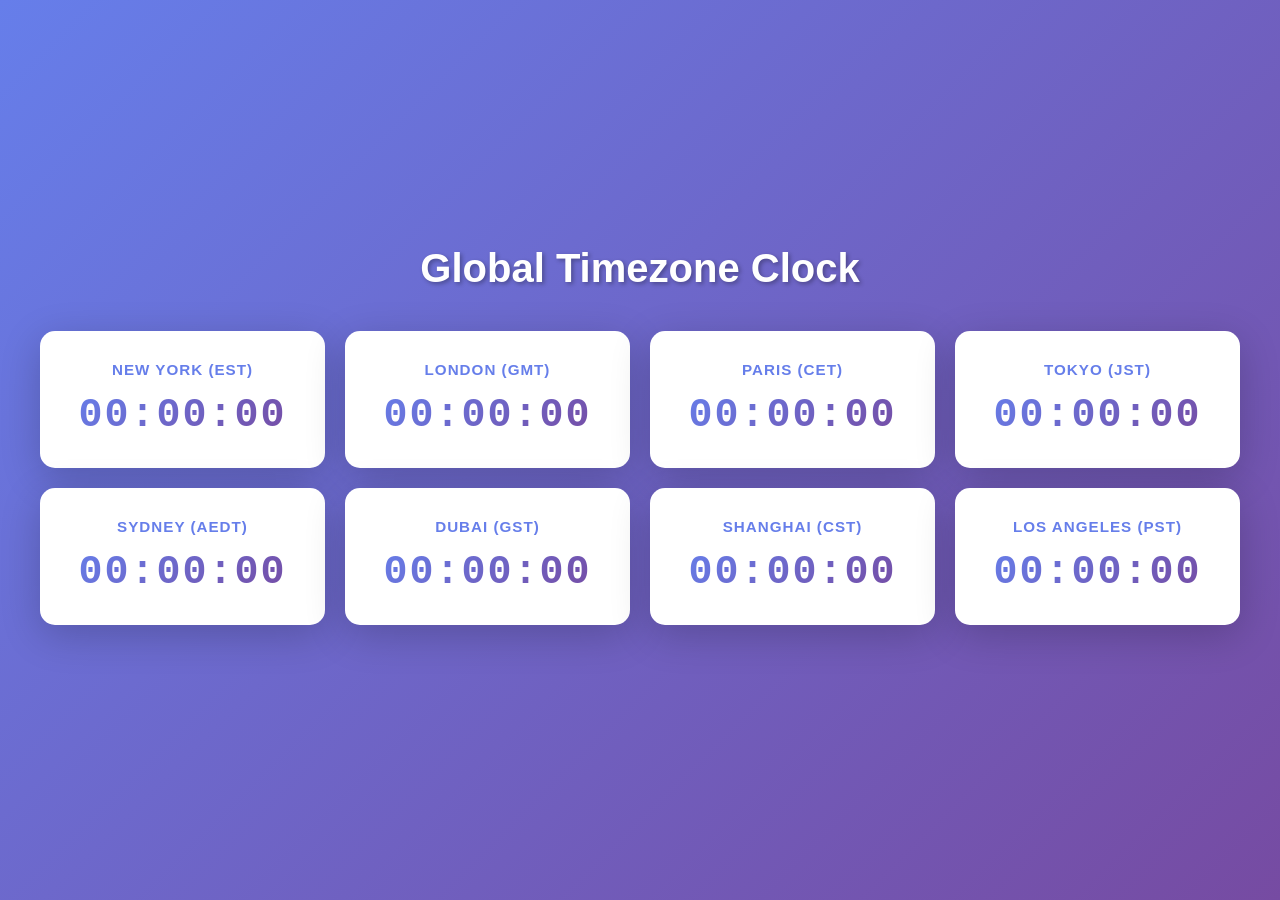
<file: timezone-clock/index.html>
<!DOCTYPE html>
<html lang="en">
<head>
    <meta charset="UTF-8">
    <meta name="viewport" content="width=device-width, initial-scale=1.0">
    <title>Global Timezone Clock</title>
    <link rel="stylesheet" href="styles.css">
</head>
<body>
    <div class="container">
        <h1>Global Timezone Clock</h1>
        <div class="clock-grid">
            <div class="clock-card" data-timezone="America/New_York">
                <div class="timezone-label">New York (EST)</div>
                <div class="clock">00:00:00</div>
            </div>
            <div class="clock-card" data-timezone="Europe/London">
                <div class="timezone-label">London (GMT)</div>
                <div class="clock">00:00:00</div>
            </div>
            <div class="clock-card" data-timezone="Europe/Paris">
                <div class="timezone-label">Paris (CET)</div>
                <div class="clock">00:00:00</div>
            </div>
            <div class="clock-card" data-timezone="Asia/Tokyo">
                <div class="timezone-label">Tokyo (JST)</div>
                <div class="clock">00:00:00</div>
            </div>
            <div class="clock-card" data-timezone="Australia/Sydney">
                <div class="timezone-label">Sydney (AEDT)</div>
                <div class="clock">00:00:00</div>
            </div>
            <div class="clock-card" data-timezone="Asia/Dubai">
                <div class="timezone-label">Dubai (GST)</div>
                <div class="clock">00:00:00</div>
            </div>
            <div class="clock-card" data-timezone="Asia/Shanghai">
                <div class="timezone-label">Shanghai (CST)</div>
                <div class="clock">00:00:00</div>
            </div>
            <div class="clock-card" data-timezone="America/Los_Angeles">
                <div class="timezone-label">Los Angeles (PST)</div>
                <div class="clock">00:00:00</div>
            </div>
        </div>
    </div>
    <script src="script.js"></script>
</body>
</html>
</file>
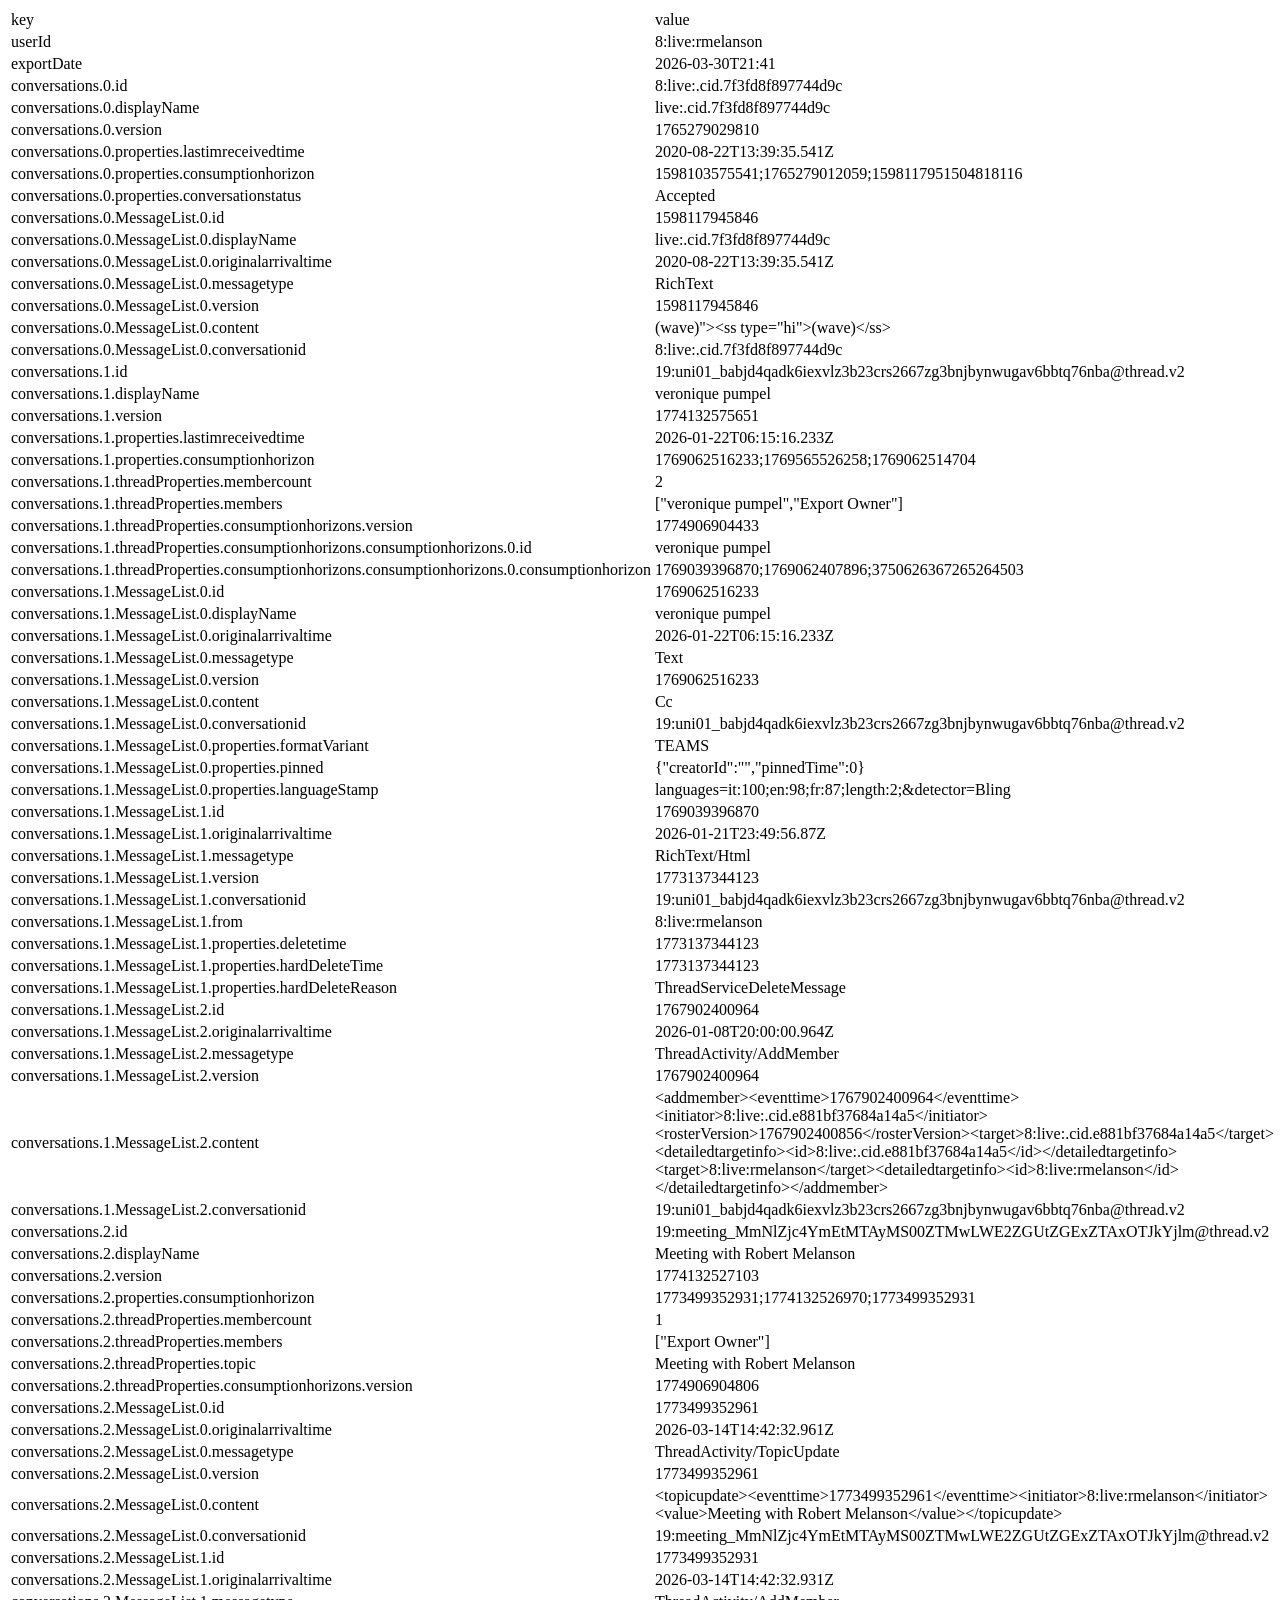
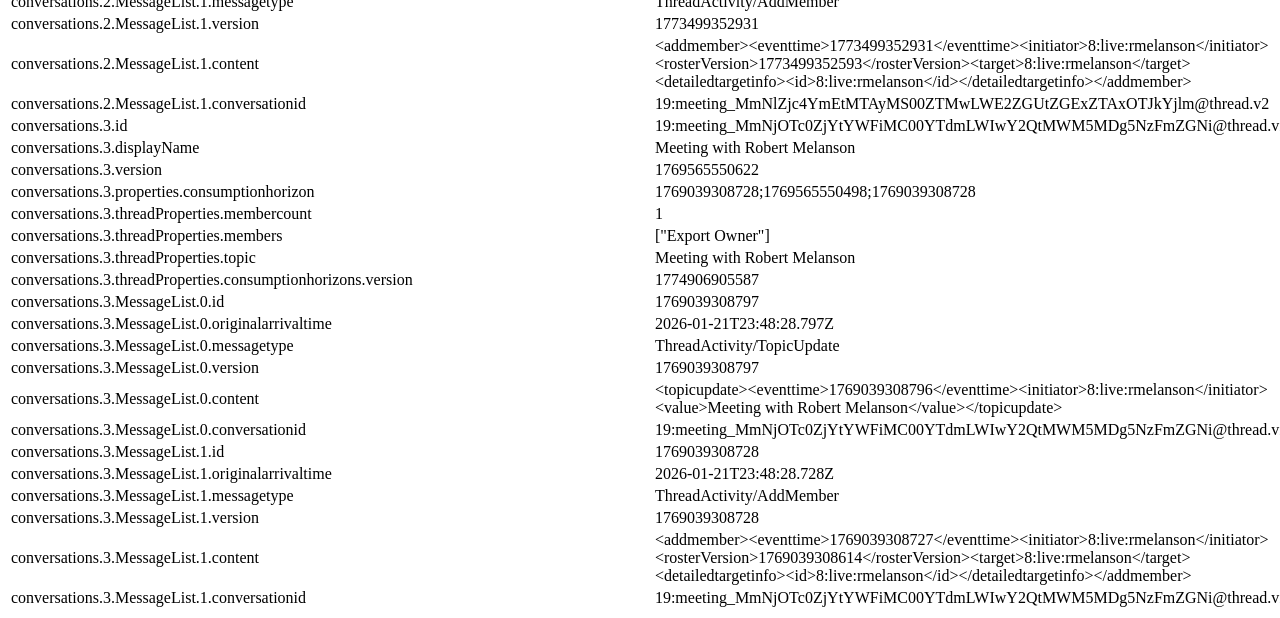
<file: messages.html>
<html><head><meta charset="utf-8"/><title>SheetJS Table Export</title></head><body><table><tr><td t="s" id="sjs-A1" v="key">key</td><td t="s" id="sjs-B1" v="value">value</td></tr><tr><td t="s" id="sjs-A2" v="userId">userId</td><td t="s" id="sjs-B2" v="8:live:rmelanson">8:live:rmelanson</td></tr><tr><td t="s" id="sjs-A3" v="exportDate">exportDate</td><td t="s" id="sjs-B3" v="2026-03-30T21:41">2026-03-30T21:41</td></tr><tr><td t="s" id="sjs-A4" v="conversations.0.id">conversations.0.id</td><td t="s" id="sjs-B4" v="8:live:.cid.7f3fd8f897744d9c">8:live:.cid.7f3fd8f897744d9c</td></tr><tr><td t="s" id="sjs-A5" v="conversations.0.displayName">conversations.0.displayName</td><td t="s" id="sjs-B5" v="live:.cid.7f3fd8f897744d9c">live:.cid.7f3fd8f897744d9c</td></tr><tr><td t="s" id="sjs-A6" v="conversations.0.version">conversations.0.version</td><td t="s" id="sjs-B6" v="1765279029810">1765279029810</td></tr><tr><td t="s" id="sjs-A7" v="conversations.0.properties.lastimreceivedtime">conversations.0.properties.lastimreceivedtime</td><td t="s" id="sjs-B7" v="2020-08-22T13:39:35.541Z">2020-08-22T13:39:35.541Z</td></tr><tr><td t="s" id="sjs-A8" v="conversations.0.properties.consumptionhorizon">conversations.0.properties.consumptionhorizon</td><td t="s" id="sjs-B8" v="1598103575541;1765279012059;1598117951504818116">1598103575541;1765279012059;1598117951504818116</td></tr><tr><td t="s" id="sjs-A9" v="conversations.0.properties.conversationstatus">conversations.0.properties.conversationstatus</td><td t="s" id="sjs-B9" v="Accepted">Accepted</td></tr><tr><td t="s" id="sjs-A10" v="conversations.0.MessageList.0.id">conversations.0.MessageList.0.id</td><td t="s" id="sjs-B10" v="1598117945846">1598117945846</td></tr><tr><td t="s" id="sjs-A11" v="conversations.0.MessageList.0.displayName">conversations.0.MessageList.0.displayName</td><td t="s" id="sjs-B11" v="live:.cid.7f3fd8f897744d9c">live:.cid.7f3fd8f897744d9c</td></tr><tr><td t="s" id="sjs-A12" v="conversations.0.MessageList.0.originalarrivaltime">conversations.0.MessageList.0.originalarrivaltime</td><td t="s" id="sjs-B12" v="2020-08-22T13:39:35.541Z">2020-08-22T13:39:35.541Z</td></tr><tr><td t="s" id="sjs-A13" v="conversations.0.MessageList.0.messagetype">conversations.0.MessageList.0.messagetype</td><td t="s" id="sjs-B13" v="RichText">RichText</td></tr><tr><td t="s" id="sjs-A14" v="conversations.0.MessageList.0.version">conversations.0.MessageList.0.version</td><td t="s" id="sjs-B14" v="1598117945846">1598117945846</td></tr><tr><td t="s" id="sjs-A15" v="conversations.0.MessageList.0.content">conversations.0.MessageList.0.content</td><td t="s" id="sjs-B15" v="<ss type="hi">(wave)</ss>">&lt;ss type=&quot;hi&quot;&gt;(wave)&lt;/ss&gt;</td></tr><tr><td t="s" id="sjs-A16" v="conversations.0.MessageList.0.conversationid">conversations.0.MessageList.0.conversationid</td><td t="s" id="sjs-B16" v="8:live:.cid.7f3fd8f897744d9c">8:live:.cid.7f3fd8f897744d9c</td></tr><tr><td t="s" id="sjs-A17" v="conversations.1.id">conversations.1.id</td><td t="s" id="sjs-B17" v="19:uni01_babjd4qadk6iexvlz3b23crs2667zg3bnjbynwugav6bbtq76nba@thread.v2">19:uni01_babjd4qadk6iexvlz3b23crs2667zg3bnjbynwugav6bbtq76nba@thread.v2</td></tr><tr><td t="s" id="sjs-A18" v="conversations.1.displayName">conversations.1.displayName</td><td t="s" id="sjs-B18" v="veronique pumpel">veronique pumpel</td></tr><tr><td t="s" id="sjs-A19" v="conversations.1.version">conversations.1.version</td><td t="s" id="sjs-B19" v="1774132575651">1774132575651</td></tr><tr><td t="s" id="sjs-A20" v="conversations.1.properties.lastimreceivedtime">conversations.1.properties.lastimreceivedtime</td><td t="s" id="sjs-B20" v="2026-01-22T06:15:16.233Z">2026-01-22T06:15:16.233Z</td></tr><tr><td t="s" id="sjs-A21" v="conversations.1.properties.consumptionhorizon">conversations.1.properties.consumptionhorizon</td><td t="s" id="sjs-B21" v="1769062516233;1769565526258;1769062514704">1769062516233;1769565526258;1769062514704</td></tr><tr><td t="s" id="sjs-A22" v="conversations.1.threadProperties.membercount">conversations.1.threadProperties.membercount</td><td t="s" id="sjs-B22" v="2">2</td></tr><tr><td t="s" id="sjs-A23" v="conversations.1.threadProperties.members">conversations.1.threadProperties.members</td><td t="s" id="sjs-B23" v="["veronique pumpel","Export Owner"]">[&quot;veronique pumpel&quot;,&quot;Export Owner&quot;]</td></tr><tr><td t="s" id="sjs-A24" v="conversations.1.threadProperties.consumptionhorizons.version">conversations.1.threadProperties.consumptionhorizons.version</td><td t="s" id="sjs-B24" v="1774906904433">1774906904433</td></tr><tr><td t="s" id="sjs-A25" v="conversations.1.threadProperties.consumptionhorizons.consumptionhorizons.0.id">conversations.1.threadProperties.consumptionhorizons.consumptionhorizons.0.id</td><td t="s" id="sjs-B25" v="veronique pumpel">veronique pumpel</td></tr><tr><td t="s" id="sjs-A26" v="conversations.1.threadProperties.consumptionhorizons.consumptionhorizons.0.consumptionhorizon">conversations.1.threadProperties.consumptionhorizons.consumptionhorizons.0.consumptionhorizon</td><td t="s" id="sjs-B26" v="1769039396870;1769062407896;3750626367265264503">1769039396870;1769062407896;3750626367265264503</td></tr><tr><td t="s" id="sjs-A27" v="conversations.1.MessageList.0.id">conversations.1.MessageList.0.id</td><td t="s" id="sjs-B27" v="1769062516233">1769062516233</td></tr><tr><td t="s" id="sjs-A28" v="conversations.1.MessageList.0.displayName">conversations.1.MessageList.0.displayName</td><td t="s" id="sjs-B28" v="veronique pumpel">veronique pumpel</td></tr><tr><td t="s" id="sjs-A29" v="conversations.1.MessageList.0.originalarrivaltime">conversations.1.MessageList.0.originalarrivaltime</td><td t="s" id="sjs-B29" v="2026-01-22T06:15:16.233Z">2026-01-22T06:15:16.233Z</td></tr><tr><td t="s" id="sjs-A30" v="conversations.1.MessageList.0.messagetype">conversations.1.MessageList.0.messagetype</td><td t="s" id="sjs-B30" v="Text">Text</td></tr><tr><td t="s" id="sjs-A31" v="conversations.1.MessageList.0.version">conversations.1.MessageList.0.version</td><td t="s" id="sjs-B31" v="1769062516233">1769062516233</td></tr><tr><td t="s" id="sjs-A32" v="conversations.1.MessageList.0.content">conversations.1.MessageList.0.content</td><td t="s" id="sjs-B32" v="Cc">Cc</td></tr><tr><td t="s" id="sjs-A33" v="conversations.1.MessageList.0.conversationid">conversations.1.MessageList.0.conversationid</td><td t="s" id="sjs-B33" v="19:uni01_babjd4qadk6iexvlz3b23crs2667zg3bnjbynwugav6bbtq76nba@thread.v2">19:uni01_babjd4qadk6iexvlz3b23crs2667zg3bnjbynwugav6bbtq76nba@thread.v2</td></tr><tr><td t="s" id="sjs-A34" v="conversations.1.MessageList.0.properties.formatVariant">conversations.1.MessageList.0.properties.formatVariant</td><td t="s" id="sjs-B34" v="TEAMS">TEAMS</td></tr><tr><td t="s" id="sjs-A35" v="conversations.1.MessageList.0.properties.pinned">conversations.1.MessageList.0.properties.pinned</td><td t="s" id="sjs-B35" v="{"creatorId":"","pinnedTime":0}">{&quot;creatorId&quot;:&quot;&quot;,&quot;pinnedTime&quot;:0}</td></tr><tr><td t="s" id="sjs-A36" v="conversations.1.MessageList.0.properties.languageStamp">conversations.1.MessageList.0.properties.languageStamp</td><td t="s" id="sjs-B36" v="languages=it:100;en:98;fr:87;length:2;&detector=Bling">languages=it:100;en:98;fr:87;length:2;&amp;detector=Bling</td></tr><tr><td t="s" id="sjs-A37" v="conversations.1.MessageList.1.id">conversations.1.MessageList.1.id</td><td t="s" id="sjs-B37" v="1769039396870">1769039396870</td></tr><tr><td t="s" id="sjs-A38" v="conversations.1.MessageList.1.originalarrivaltime">conversations.1.MessageList.1.originalarrivaltime</td><td t="s" id="sjs-B38" v="2026-01-21T23:49:56.87Z">2026-01-21T23:49:56.87Z</td></tr><tr><td t="s" id="sjs-A39" v="conversations.1.MessageList.1.messagetype">conversations.1.MessageList.1.messagetype</td><td t="s" id="sjs-B39" v="RichText/Html">RichText/Html</td></tr><tr><td t="s" id="sjs-A40" v="conversations.1.MessageList.1.version">conversations.1.MessageList.1.version</td><td t="s" id="sjs-B40" v="1773137344123">1773137344123</td></tr><tr><td t="s" id="sjs-A41" v="conversations.1.MessageList.1.conversationid">conversations.1.MessageList.1.conversationid</td><td t="s" id="sjs-B41" v="19:uni01_babjd4qadk6iexvlz3b23crs2667zg3bnjbynwugav6bbtq76nba@thread.v2">19:uni01_babjd4qadk6iexvlz3b23crs2667zg3bnjbynwugav6bbtq76nba@thread.v2</td></tr><tr><td t="s" id="sjs-A42" v="conversations.1.MessageList.1.from">conversations.1.MessageList.1.from</td><td t="s" id="sjs-B42" v="8:live:rmelanson">8:live:rmelanson</td></tr><tr><td t="s" id="sjs-A43" v="conversations.1.MessageList.1.properties.deletetime">conversations.1.MessageList.1.properties.deletetime</td><td t="s" id="sjs-B43" v="1773137344123">1773137344123</td></tr><tr><td t="s" id="sjs-A44" v="conversations.1.MessageList.1.properties.hardDeleteTime">conversations.1.MessageList.1.properties.hardDeleteTime</td><td t="s" id="sjs-B44" v="1773137344123">1773137344123</td></tr><tr><td t="s" id="sjs-A45" v="conversations.1.MessageList.1.properties.hardDeleteReason">conversations.1.MessageList.1.properties.hardDeleteReason</td><td t="s" id="sjs-B45" v="ThreadServiceDeleteMessage">ThreadServiceDeleteMessage</td></tr><tr><td t="s" id="sjs-A46" v="conversations.1.MessageList.2.id">conversations.1.MessageList.2.id</td><td t="s" id="sjs-B46" v="1767902400964">1767902400964</td></tr><tr><td t="s" id="sjs-A47" v="conversations.1.MessageList.2.originalarrivaltime">conversations.1.MessageList.2.originalarrivaltime</td><td t="s" id="sjs-B47" v="2026-01-08T20:00:00.964Z">2026-01-08T20:00:00.964Z</td></tr><tr><td t="s" id="sjs-A48" v="conversations.1.MessageList.2.messagetype">conversations.1.MessageList.2.messagetype</td><td t="s" id="sjs-B48" v="ThreadActivity/AddMember">ThreadActivity/AddMember</td></tr><tr><td t="s" id="sjs-A49" v="conversations.1.MessageList.2.version">conversations.1.MessageList.2.version</td><td t="s" id="sjs-B49" v="1767902400964">1767902400964</td></tr><tr><td t="s" id="sjs-A50" v="conversations.1.MessageList.2.content">conversations.1.MessageList.2.content</td><td t="s" id="sjs-B50" v="<addmember><eventtime>1767902400964</eventtime><initiator>8:live:.cid.e881bf37684a14a5</initiator><rosterVersion>1767902400856</rosterVersion><target>8:live:.cid.e881bf37684a14a5</target><detailedtargetinfo><id>8:live:.cid.e881bf37684a14a5</id></detailedtargetinfo><target>8:live:rmelanson</target><detailedtargetinfo><id>8:live:rmelanson</id></detailedtargetinfo></addmember>">&lt;addmember&gt;&lt;eventtime&gt;1767902400964&lt;/eventtime&gt;&lt;initiator&gt;8:live:.cid.e881bf37684a14a5&lt;/initiator&gt;&lt;rosterVersion&gt;1767902400856&lt;/rosterVersion&gt;&lt;target&gt;8:live:.cid.e881bf37684a14a5&lt;/target&gt;&lt;detailedtargetinfo&gt;&lt;id&gt;8:live:.cid.e881bf37684a14a5&lt;/id&gt;&lt;/detailedtargetinfo&gt;&lt;target&gt;8:live:rmelanson&lt;/target&gt;&lt;detailedtargetinfo&gt;&lt;id&gt;8:live:rmelanson&lt;/id&gt;&lt;/detailedtargetinfo&gt;&lt;/addmember&gt;</td></tr><tr><td t="s" id="sjs-A51" v="conversations.1.MessageList.2.conversationid">conversations.1.MessageList.2.conversationid</td><td t="s" id="sjs-B51" v="19:uni01_babjd4qadk6iexvlz3b23crs2667zg3bnjbynwugav6bbtq76nba@thread.v2">19:uni01_babjd4qadk6iexvlz3b23crs2667zg3bnjbynwugav6bbtq76nba@thread.v2</td></tr><tr><td t="s" id="sjs-A52" v="conversations.2.id">conversations.2.id</td><td t="s" id="sjs-B52" v="19:meeting_MmNlZjc4YmEtMTAyMS00ZTMwLWE2ZGUtZGExZTAxOTJkYjlm@thread.v2">19:meeting_MmNlZjc4YmEtMTAyMS00ZTMwLWE2ZGUtZGExZTAxOTJkYjlm@thread.v2</td></tr><tr><td t="s" id="sjs-A53" v="conversations.2.displayName">conversations.2.displayName</td><td t="s" id="sjs-B53" v="Meeting with Robert Melanson">Meeting with Robert Melanson</td></tr><tr><td t="s" id="sjs-A54" v="conversations.2.version">conversations.2.version</td><td t="s" id="sjs-B54" v="1774132527103">1774132527103</td></tr><tr><td t="s" id="sjs-A55" v="conversations.2.properties.consumptionhorizon">conversations.2.properties.consumptionhorizon</td><td t="s" id="sjs-B55" v="1773499352931;1774132526970;1773499352931">1773499352931;1774132526970;1773499352931</td></tr><tr><td t="s" id="sjs-A56" v="conversations.2.threadProperties.membercount">conversations.2.threadProperties.membercount</td><td t="s" id="sjs-B56" v="1">1</td></tr><tr><td t="s" id="sjs-A57" v="conversations.2.threadProperties.members">conversations.2.threadProperties.members</td><td t="s" id="sjs-B57" v="["Export Owner"]">[&quot;Export Owner&quot;]</td></tr><tr><td t="s" id="sjs-A58" v="conversations.2.threadProperties.topic">conversations.2.threadProperties.topic</td><td t="s" id="sjs-B58" v="Meeting with Robert Melanson">Meeting with Robert Melanson</td></tr><tr><td t="s" id="sjs-A59" v="conversations.2.threadProperties.consumptionhorizons.version">conversations.2.threadProperties.consumptionhorizons.version</td><td t="s" id="sjs-B59" v="1774906904806">1774906904806</td></tr><tr><td t="s" id="sjs-A60" v="conversations.2.MessageList.0.id">conversations.2.MessageList.0.id</td><td t="s" id="sjs-B60" v="1773499352961">1773499352961</td></tr><tr><td t="s" id="sjs-A61" v="conversations.2.MessageList.0.originalarrivaltime">conversations.2.MessageList.0.originalarrivaltime</td><td t="s" id="sjs-B61" v="2026-03-14T14:42:32.961Z">2026-03-14T14:42:32.961Z</td></tr><tr><td t="s" id="sjs-A62" v="conversations.2.MessageList.0.messagetype">conversations.2.MessageList.0.messagetype</td><td t="s" id="sjs-B62" v="ThreadActivity/TopicUpdate">ThreadActivity/TopicUpdate</td></tr><tr><td t="s" id="sjs-A63" v="conversations.2.MessageList.0.version">conversations.2.MessageList.0.version</td><td t="s" id="sjs-B63" v="1773499352961">1773499352961</td></tr><tr><td t="s" id="sjs-A64" v="conversations.2.MessageList.0.content">conversations.2.MessageList.0.content</td><td t="s" id="sjs-B64" v="<topicupdate><eventtime>1773499352961</eventtime><initiator>8:live:rmelanson</initiator><value>Meeting with Robert Melanson</value></topicupdate>">&lt;topicupdate&gt;&lt;eventtime&gt;1773499352961&lt;/eventtime&gt;&lt;initiator&gt;8:live:rmelanson&lt;/initiator&gt;&lt;value&gt;Meeting with Robert Melanson&lt;/value&gt;&lt;/topicupdate&gt;</td></tr><tr><td t="s" id="sjs-A65" v="conversations.2.MessageList.0.conversationid">conversations.2.MessageList.0.conversationid</td><td t="s" id="sjs-B65" v="19:meeting_MmNlZjc4YmEtMTAyMS00ZTMwLWE2ZGUtZGExZTAxOTJkYjlm@thread.v2">19:meeting_MmNlZjc4YmEtMTAyMS00ZTMwLWE2ZGUtZGExZTAxOTJkYjlm@thread.v2</td></tr><tr><td t="s" id="sjs-A66" v="conversations.2.MessageList.1.id">conversations.2.MessageList.1.id</td><td t="s" id="sjs-B66" v="1773499352931">1773499352931</td></tr><tr><td t="s" id="sjs-A67" v="conversations.2.MessageList.1.originalarrivaltime">conversations.2.MessageList.1.originalarrivaltime</td><td t="s" id="sjs-B67" v="2026-03-14T14:42:32.931Z">2026-03-14T14:42:32.931Z</td></tr><tr><td t="s" id="sjs-A68" v="conversations.2.MessageList.1.messagetype">conversations.2.MessageList.1.messagetype</td><td t="s" id="sjs-B68" v="ThreadActivity/AddMember">ThreadActivity/AddMember</td></tr><tr><td t="s" id="sjs-A69" v="conversations.2.MessageList.1.version">conversations.2.MessageList.1.version</td><td t="s" id="sjs-B69" v="1773499352931">1773499352931</td></tr><tr><td t="s" id="sjs-A70" v="conversations.2.MessageList.1.content">conversations.2.MessageList.1.content</td><td t="s" id="sjs-B70" v="<addmember><eventtime>1773499352931</eventtime><initiator>8:live:rmelanson</initiator><rosterVersion>1773499352593</rosterVersion><target>8:live:rmelanson</target><detailedtargetinfo><id>8:live:rmelanson</id></detailedtargetinfo></addmember>">&lt;addmember&gt;&lt;eventtime&gt;1773499352931&lt;/eventtime&gt;&lt;initiator&gt;8:live:rmelanson&lt;/initiator&gt;&lt;rosterVersion&gt;1773499352593&lt;/rosterVersion&gt;&lt;target&gt;8:live:rmelanson&lt;/target&gt;&lt;detailedtargetinfo&gt;&lt;id&gt;8:live:rmelanson&lt;/id&gt;&lt;/detailedtargetinfo&gt;&lt;/addmember&gt;</td></tr><tr><td t="s" id="sjs-A71" v="conversations.2.MessageList.1.conversationid">conversations.2.MessageList.1.conversationid</td><td t="s" id="sjs-B71" v="19:meeting_MmNlZjc4YmEtMTAyMS00ZTMwLWE2ZGUtZGExZTAxOTJkYjlm@thread.v2">19:meeting_MmNlZjc4YmEtMTAyMS00ZTMwLWE2ZGUtZGExZTAxOTJkYjlm@thread.v2</td></tr><tr><td t="s" id="sjs-A72" v="conversations.3.id">conversations.3.id</td><td t="s" id="sjs-B72" v="19:meeting_MmNjOTc0ZjYtYWFiMC00YTdmLWIwY2QtMWM5MDg5NzFmZGNi@thread.v2">19:meeting_MmNjOTc0ZjYtYWFiMC00YTdmLWIwY2QtMWM5MDg5NzFmZGNi@thread.v2</td></tr><tr><td t="s" id="sjs-A73" v="conversations.3.displayName">conversations.3.displayName</td><td t="s" id="sjs-B73" v="Meeting with Robert Melanson">Meeting with Robert Melanson</td></tr><tr><td t="s" id="sjs-A74" v="conversations.3.version">conversations.3.version</td><td t="s" id="sjs-B74" v="1769565550622">1769565550622</td></tr><tr><td t="s" id="sjs-A75" v="conversations.3.properties.consumptionhorizon">conversations.3.properties.consumptionhorizon</td><td t="s" id="sjs-B75" v="1769039308728;1769565550498;1769039308728">1769039308728;1769565550498;1769039308728</td></tr><tr><td t="s" id="sjs-A76" v="conversations.3.threadProperties.membercount">conversations.3.threadProperties.membercount</td><td t="s" id="sjs-B76" v="1">1</td></tr><tr><td t="s" id="sjs-A77" v="conversations.3.threadProperties.members">conversations.3.threadProperties.members</td><td t="s" id="sjs-B77" v="["Export Owner"]">[&quot;Export Owner&quot;]</td></tr><tr><td t="s" id="sjs-A78" v="conversations.3.threadProperties.topic">conversations.3.threadProperties.topic</td><td t="s" id="sjs-B78" v="Meeting with Robert Melanson">Meeting with Robert Melanson</td></tr><tr><td t="s" id="sjs-A79" v="conversations.3.threadProperties.consumptionhorizons.version">conversations.3.threadProperties.consumptionhorizons.version</td><td t="s" id="sjs-B79" v="1774906905587">1774906905587</td></tr><tr><td t="s" id="sjs-A80" v="conversations.3.MessageList.0.id">conversations.3.MessageList.0.id</td><td t="s" id="sjs-B80" v="1769039308797">1769039308797</td></tr><tr><td t="s" id="sjs-A81" v="conversations.3.MessageList.0.originalarrivaltime">conversations.3.MessageList.0.originalarrivaltime</td><td t="s" id="sjs-B81" v="2026-01-21T23:48:28.797Z">2026-01-21T23:48:28.797Z</td></tr><tr><td t="s" id="sjs-A82" v="conversations.3.MessageList.0.messagetype">conversations.3.MessageList.0.messagetype</td><td t="s" id="sjs-B82" v="ThreadActivity/TopicUpdate">ThreadActivity/TopicUpdate</td></tr><tr><td t="s" id="sjs-A83" v="conversations.3.MessageList.0.version">conversations.3.MessageList.0.version</td><td t="s" id="sjs-B83" v="1769039308797">1769039308797</td></tr><tr><td t="s" id="sjs-A84" v="conversations.3.MessageList.0.content">conversations.3.MessageList.0.content</td><td t="s" id="sjs-B84" v="<topicupdate><eventtime>1769039308796</eventtime><initiator>8:live:rmelanson</initiator><value>Meeting with Robert Melanson</value></topicupdate>">&lt;topicupdate&gt;&lt;eventtime&gt;1769039308796&lt;/eventtime&gt;&lt;initiator&gt;8:live:rmelanson&lt;/initiator&gt;&lt;value&gt;Meeting with Robert Melanson&lt;/value&gt;&lt;/topicupdate&gt;</td></tr><tr><td t="s" id="sjs-A85" v="conversations.3.MessageList.0.conversationid">conversations.3.MessageList.0.conversationid</td><td t="s" id="sjs-B85" v="19:meeting_MmNjOTc0ZjYtYWFiMC00YTdmLWIwY2QtMWM5MDg5NzFmZGNi@thread.v2">19:meeting_MmNjOTc0ZjYtYWFiMC00YTdmLWIwY2QtMWM5MDg5NzFmZGNi@thread.v2</td></tr><tr><td t="s" id="sjs-A86" v="conversations.3.MessageList.1.id">conversations.3.MessageList.1.id</td><td t="s" id="sjs-B86" v="1769039308728">1769039308728</td></tr><tr><td t="s" id="sjs-A87" v="conversations.3.MessageList.1.originalarrivaltime">conversations.3.MessageList.1.originalarrivaltime</td><td t="s" id="sjs-B87" v="2026-01-21T23:48:28.728Z">2026-01-21T23:48:28.728Z</td></tr><tr><td t="s" id="sjs-A88" v="conversations.3.MessageList.1.messagetype">conversations.3.MessageList.1.messagetype</td><td t="s" id="sjs-B88" v="ThreadActivity/AddMember">ThreadActivity/AddMember</td></tr><tr><td t="s" id="sjs-A89" v="conversations.3.MessageList.1.version">conversations.3.MessageList.1.version</td><td t="s" id="sjs-B89" v="1769039308728">1769039308728</td></tr><tr><td t="s" id="sjs-A90" v="conversations.3.MessageList.1.content">conversations.3.MessageList.1.content</td><td t="s" id="sjs-B90" v="<addmember><eventtime>1769039308727</eventtime><initiator>8:live:rmelanson</initiator><rosterVersion>1769039308614</rosterVersion><target>8:live:rmelanson</target><detailedtargetinfo><id>8:live:rmelanson</id></detailedtargetinfo></addmember>">&lt;addmember&gt;&lt;eventtime&gt;1769039308727&lt;/eventtime&gt;&lt;initiator&gt;8:live:rmelanson&lt;/initiator&gt;&lt;rosterVersion&gt;1769039308614&lt;/rosterVersion&gt;&lt;target&gt;8:live:rmelanson&lt;/target&gt;&lt;detailedtargetinfo&gt;&lt;id&gt;8:live:rmelanson&lt;/id&gt;&lt;/detailedtargetinfo&gt;&lt;/addmember&gt;</td></tr><tr><td t="s" id="sjs-A91" v="conversations.3.MessageList.1.conversationid">conversations.3.MessageList.1.conversationid</td><td t="s" id="sjs-B91" v="19:meeting_MmNjOTc0ZjYtYWFiMC00YTdmLWIwY2QtMWM5MDg5NzFmZGNi@thread.v2">19:meeting_MmNjOTc0ZjYtYWFiMC00YTdmLWIwY2QtMWM5MDg5NzFmZGNi@thread.v2</td></tr></table></body></html>
</file>
<file: timezone-clock/styles.css>
* {
    margin: 0;
    padding: 0;
    box-sizing: border-box;
}

body {
    font-family: 'Segoe UI', Tahoma, Geneva, Verdana, sans-serif;
    background: linear-gradient(135deg, #667eea 0%, #764ba2 100%);
    min-height: 100vh;
    display: flex;
    justify-content: center;
    align-items: center;
    padding: 20px;
}

.container {
    max-width: 1200px;
    width: 100%;
}

h1 {
    text-align: center;
    color: white;
    margin-bottom: 40px;
    font-size: 2.5rem;
    text-shadow: 2px 2px 4px rgba(0, 0, 0, 0.3);
}

.clock-grid {
    display: grid;
    grid-template-columns: repeat(auto-fit, minmax(250px, 1fr));
    gap: 20px;
    margin-bottom: 30px;
}

.clock-card {
    background: white;
    border-radius: 15px;
    padding: 30px;
    box-shadow: 0 10px 40px rgba(0, 0, 0, 0.2);
    transition: transform 0.3s ease, box-shadow 0.3s ease;
    text-align: center;
}

.clock-card:hover {
    transform: translateY(-5px);
    box-shadow: 0 15px 50px rgba(0, 0, 0, 0.3);
}

.timezone-label {
    font-size: 0.95rem;
    color: #667eea;
    font-weight: 600;
    margin-bottom: 15px;
    text-transform: uppercase;
    letter-spacing: 1px;
}

.clock {
    font-size: 2.5rem;
    font-weight: bold;
    color: #333;
    font-family: 'Courier New', monospace;
    letter-spacing: 2px;
    background: linear-gradient(135deg, #667eea 0%, #764ba2 100%);
    -webkit-background-clip: text;
    -webkit-text-fill-color: transparent;
    background-clip: text;
}

/* Responsive design */
@media (max-width: 768px) {
    h1 {
        font-size: 2rem;
        margin-bottom: 30px;
    }

    .clock-grid {
        grid-template-columns: repeat(auto-fit, minmax(200px, 1fr));
        gap: 15px;
    }

    .clock-card {
        padding: 20px;
    }

    .clock {
        font-size: 2rem;
    }
}

@media (max-width: 480px) {
    h1 {
        font-size: 1.5rem;
    }

    .clock-grid {
        grid-template-columns: 1fr;
    }

    .clock {
        font-size: 1.8rem;
    }
}
</file>
